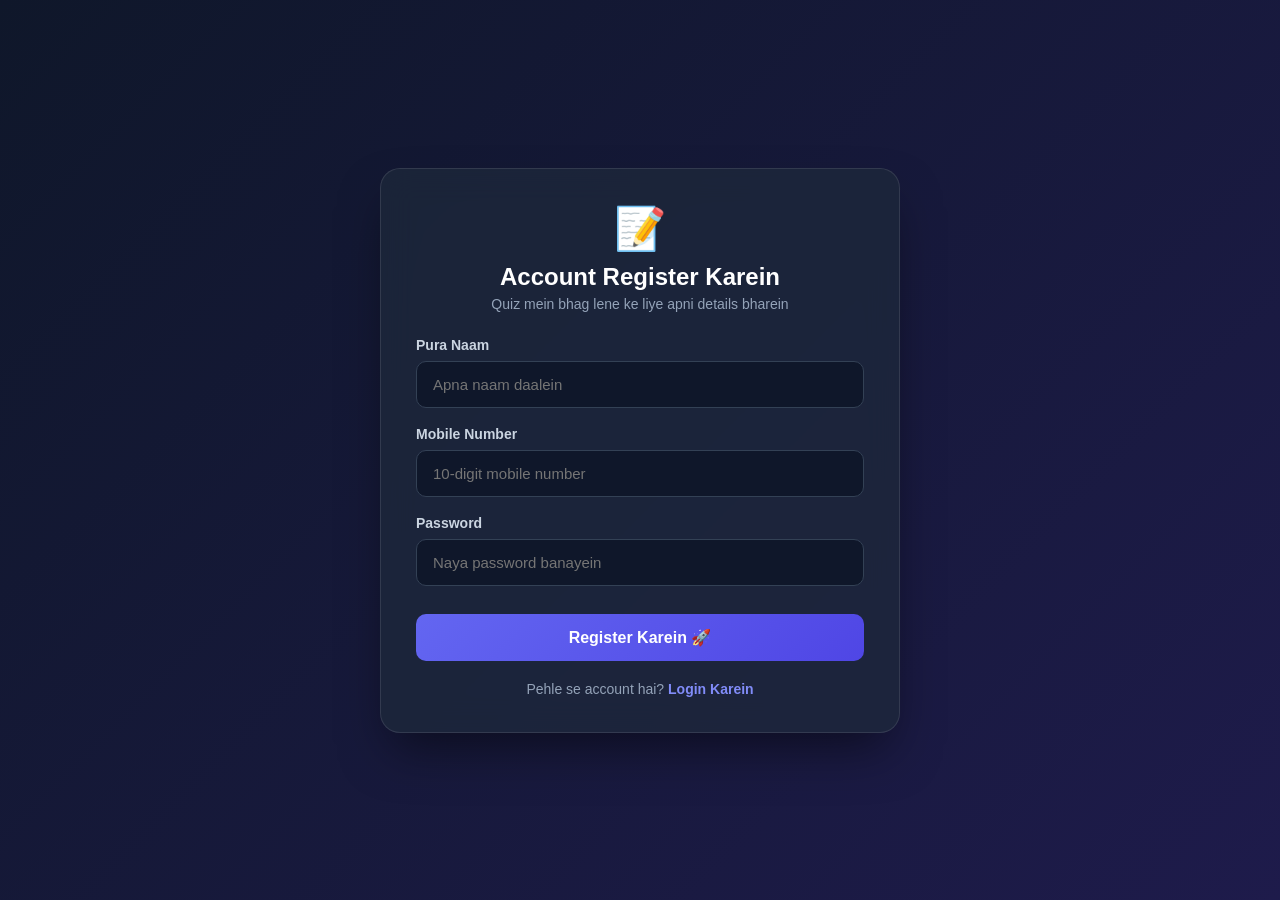
<file: index.html>
<!DOCTYPE html>
<html lang="hi">
<head>
  <meta charset="UTF-8">
  <meta name="viewport" content="width=device-width, initial-scale=1.0">
  <title>Quiz Portal | User Panel</title>
  <link rel="stylesheet" href="style.css">
</head>
<body class="user-body">

  <div class="user-wrapper">
    
    <!-- 1. Register Box -->
    <div id="register-box" class="glass-card">
      <div class="card-header">
        <span class="header-icon">📝</span>
        <h2>Account Register Karein</h2>
        <p>Quiz mein bhag lene ke liye apni details bharein</p>
      </div>

      <div class="form-group">
        <label>Pura Naam</label>
        <input type="text" id="reg-name" placeholder="Apna naam daalein">
      </div>
      <div class="form-group">
        <label>Mobile Number</label>
        <input type="tel" id="reg-mobile" placeholder="10-digit mobile number" maxlength="10">
      </div>
      <div class="form-group">
        <label>Password</label>
        <input type="password" id="reg-pass" placeholder="Naya password banayein">
      </div>

      <button onclick="registerUser()" class="btn-primary">Register Karein 🚀</button>
      <p class="switch-auth">Pehle se account hai? <a href="#" onclick="showLogin()">Login Karein</a></p>
    </div>

    <!-- 2. Login Box -->
    <div id="login-box" class="glass-card" style="display: none;">
      <div class="card-header">
        <span class="header-icon">🔐</span>
        <h2>User Login</h2>
        <p>Apna mobile number aur password daalein</p>
      </div>

      <div class="form-group">
        <label>Mobile Number</label>
        <input type="tel" id="login-mobile" placeholder="Registered mobile number" maxlength="10">
      </div>
      <div class="form-group">
        <label>Password</label>
        <input type="password" id="login-pass" placeholder="Apna password daalein">
      </div>

      <button onclick="loginUser()" class="btn-primary">Login & Start Quiz ⚡</button>
      <p class="switch-auth">Naya account banayein? <a href="#" onclick="showRegister()">Register Karein</a></p>
    </div>

    <!-- 3. Active Quiz Box (Timer, Options & Next Button) -->
    <div id="quiz-box" class="glass-card quiz-card" style="display: none;">
      <div class="quiz-topbar">
        <span id="question-count" class="badge-count">Question 1 of 5</span>
        <span id="timer-text" class="badge-timer">⏱️ Time: 15s</span>
      </div>

      <div class="question-container">
        <h2 id="question-text">Loading question...</h2>
      </div>

      <div id="options-container" class="options-grid"></div>

      <!-- Next Question Button (Initially Hidden) -->
      <button id="next-btn" onclick="nextQuestion()" class="btn-primary" style="display: none; margin-top: 20px;">Agle Question par Jayein ➡️</button>
    </div>

    <!-- 4. Result Box (Score & Detailed Review Section) -->
    <div id="result-box" class="glass-card result-card" style="display: none;">
      <div class="card-header">
        <span class="header-icon">🏆</span>
        <h2>Quiz Result</h2>
      </div>

      <div class="result-details">
        <p id="user-display-name" class="res-user"></p>
        <p id="user-display-mobile" class="res-mobile"></p>
        <div class="score-circle">
          <span id="score-text">0 / 0</span>
        </div>
      </div>

      <!-- Question Review Container (script.js se dynamically manage hoga) -->
      <div id="quiz-review-section" style="margin-top: 20px; text-align: left; max-height: 250px; overflow-y: auto; display: flex; flex-direction: column; gap: 10px;"></div>

      <button onclick="location.reload()" class="btn-primary" style="margin-top: 20px;">Dobara Attempt Karein 🔄</button>
    </div>

  </div>

  <script src="script.js"></script>
</body>
</html>
</file>
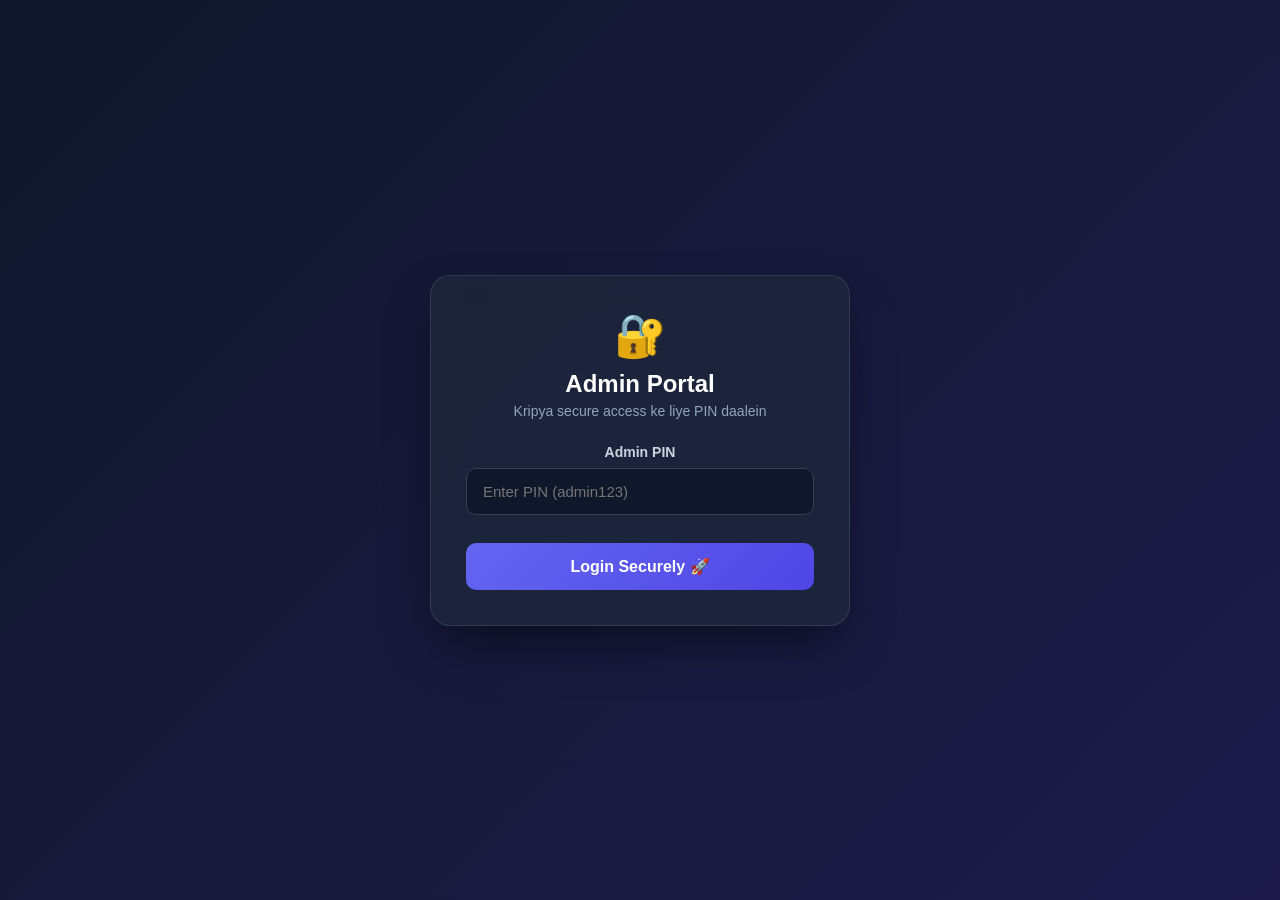
<file: admin.html>
<!DOCTYPE html>
<html lang="hi">
<head>
  <meta charset="UTF-8">
  <meta name="viewport" content="width=device-width, initial-scale=1.0">
  <title>Admin Dashboard | Pro Quiz</title>
  <link rel="stylesheet" href="style.css">
</head>
<body class="admin-body">

  <!-- 1. LOGIN SECTION -->
  <div id="login-section" class="login-wrapper">
    <div class="login-card glass-card">
      <div class="card-header">
        <span class="header-icon">🔐</span>
        <h2>Admin Portal</h2>
        <p>Kripya secure access ke liye PIN daalein</p>
      </div>
      <div class="form-group">
        <label>Admin PIN</label>
        <input type="password" id="admin-pass" placeholder="Enter PIN (admin123)">
      </div>
      <button onclick="checkPassword()" class="btn-primary">Login Securely 🚀</button>
      <p id="error-msg" class="error-text" style="display: none; color: #fca5a5; font-size: 13px; text-align: center; margin-top: 12px;">Galat Password! Dobara koshish karein.</p>
    </div>
  </div>

  <!-- 2. ADVANCED DASHBOARD SECTION -->
  <div id="admin-dashboard" class="dashboard-container" style="display: none;">
    
    <!-- Sidebar Navigation -->
    <aside class="sidebar">
      <div class="sidebar-brand">⚡ QuizMaster Pro</div>
      <ul class="sidebar-menu">
        <li class="active">📊 Dashboard</li>
      </ul>
      <div class="sidebar-footer">
        <button onclick="logoutAdmin()" class="btn-logout">🚪 Logout</button>
      </div>
    </aside>

    <!-- Main Content Area -->
    <main class="main-content">
      <header class="topbar">
        <h2>Admin Control Center</h2>
        <div class="admin-badge">Admin Online 🟢</div>
      </header>

      <!-- Stats Grid Cards -->
      <div class="stats-grid">
        <div class="stat-card">
          <h3>Total Questions</h3>
          <p id="total-q-count">0</p>
        </div>
        <div class="stat-card">
          <h3>Registered Users</h3>
          <p id="total-user-count">0</p>
        </div>
        <div class="stat-card">
          <h3>System Status</h3>
          <p class="status-active" style="color: #4ade80; font-size: 18px; margin-top: 5px;">Active & Synced</p>
        </div>
      </div>

      <!-- Add Question Form Card -->
      <div class="glass-card admin-form-card">
        <h3>✨ Naya Question Add Karein</h3>
        <div class="form-grid" style="display: grid; grid-template-columns: 1fr 1fr; gap: 15px; margin-top: 15px;">
          <div class="form-group" style="grid-column: span 2;">
            <label>Question Text</label>
            <input type="text" id="q-text" placeholder="Jaise: Bharat ki rajdhani kya hai?">
          </div>
          <div class="form-group">
            <label>Option A</label>
            <input type="text" id="opt-0" placeholder="Option 1">
          </div>
          <div class="form-group">
            <label>Option B</label>
            <input type="text" id="opt-1" placeholder="Option 2">
          </div>
          <div class="form-group">
            <label>Option C</label>
            <input type="text" id="opt-2" placeholder="Option 3">
          </div>
          <div class="form-group">
            <label>Option D</label>
            <input type="text" id="opt-3" placeholder="Option 4">
          </div>
          <div class="form-group" style="grid-column: span 2;">
            <label>Sahi Option Select Karein</label>
            <select id="correct-opt">
              <option value="0">Option A</option>
              <option value="1">Option B</option>
              <option value="2">Option C</option>
              <option value="3">Option D</option>
            </select>
          </div>
        </div>
        <button onclick="saveQuestion()" class="btn-primary" style="margin-top: 20px;">🚀 Question Save Karein</button>
      </div>

      <!-- Bulk Upload Questions via JSON File -->
      <div class="glass-card admin-form-card" style="margin-top: 25px;">
        <h3>📁 Bulk Questions Upload (JSON File)</h3>
        <p style="color: #94a3b8; font-size: 13px; margin-top: 5px; margin-bottom: 15px;">Aap ek JSON file upload karke eka-ek kayi saare questions add kar sakte hain.</p>
        <div class="form-group">
          <input type="file" id="quiz-file-input" accept=".json" style="padding: 10px; background: #0f172a; border: 1px solid #334155; border-radius: 8px; color: #fff;">
        </div>
        <button onclick="uploadQuizFile()" class="btn-primary" style="background: linear-gradient(135deg, #22c55e 0%, #16a34a 100%); margin-top: 10px;">📂 File Upload & Save Karein</button>
      </div>

      <!-- Manage Questions Section -->
      <div class="glass-card admin-list-card" style="margin-top: 25px;">
        <h3>📋 Existing Questions Manage Karein</h3>
        <div id="admin-questions-list" style="margin-top: 15px; display: flex; flex-direction: column; gap: 10px; max-height: 250px; overflow-y: auto;">
          <!-- Questions yahan dynamic load honge -->
        </div>
      </div>

      <!-- Registered Users & Performance Section -->
      <div class="glass-card admin-list-card" style="margin-top: 25px;">
        <h3>👥 Registered Users & Performance</h3>
        <div id="admin-users-list" style="margin-top: 15px; display: flex; flex-direction: column; gap: 10px; max-height: 300px; overflow-y: auto;">
          <!-- Users aur unka performance yahan load hoga -->
        </div>
      </div>

    </main>
  </div>

  <script src="script.js"></script>
</body>
</html>
</file>
<file: style.css>
/* --- Global Reset & Dark Theme Base --- */
* {
  margin: 0;
  padding: 0;
  box-sizing: border-box;
  font-family: 'Segoe UI', Tahoma, Geneva, Verdana, sans-serif;
}

body.admin-body, body.user-body {
  background: linear-gradient(135deg, #0f172a 0%, #1e1b4b 100%);
  color: #f8fafc;
  min-height: 100vh;
}

/* --- User Wrapper Layout --- */
.user-wrapper {
  display: flex;
  justify-content: center;
  align-items: center;
  min-height: 100vh;
  padding: 20px;
}

/* --- Glassmorphism Common Cards --- */
.glass-card {
  background: rgba(30, 41, 59, 0.75);
  backdrop-filter: blur(16px);
  -webkit-backdrop-filter: blur(16px);
  border: 1px solid rgba(255, 255, 255, 0.1);
  padding: 35px;
  border-radius: 20px;
  width: 100%;
  max-width: 520px;
  box-shadow: 0 25px 50px -12px rgba(0, 0, 0, 0.5);
  transition: all 0.3s ease;
}

.quiz-card {
  max-width: 650px;
}

/* --- Card Header --- */
.card-header {
  text-align: center;
  margin-bottom: 25px;
}

.header-icon {
  font-size: 42px;
  display: block;
  margin-bottom: 10px;
}

.card-header h2 {
  font-size: 24px;
  color: #fff;
  font-weight: 700;
}

.card-header p {
  color: #94a3b8;
  font-size: 14px;
  margin-top: 5px;
}

/* --- Form Styling --- */
.form-group {
  margin-bottom: 18px;
  display: flex;
  flex-direction: column;
  gap: 8px;
}

.form-group label {
  font-size: 14px;
  color: #cbd5e1;
  font-weight: 600;
}

.form-group input, .form-group select {
  width: 100%;
  padding: 14px 16px;
  background: #0f172a;
  border: 1px solid #334155;
  border-radius: 10px;
  color: #fff;
  font-size: 15px;
  outline: none;
  transition: border-color 0.2s;
}

.form-group input:focus, .form-group select:focus {
  border-color: #6366f1;
  box-shadow: 0 0 0 3px rgba(99, 102, 241, 0.2);
}

/* --- Buttons --- */
.btn-primary {
  width: 100%;
  padding: 14px;
  background: linear-gradient(135deg, #6366f1 0%, #4f46e5 100%);
  color: white;
  border: none;
  border-radius: 10px;
  font-weight: 700;
  font-size: 16px;
  cursor: pointer;
  margin-top: 10px;
  transition: transform 0.2s, box-shadow 0.2s;
}

.btn-primary:hover {
  transform: translateY(-2px);
  box-shadow: 0 10px 20px -5px rgba(99, 102, 241, 0.4);
}

.switch-auth {
  text-align: center;
  font-size: 14px;
  color: #94a3b8;
  margin-top: 20px;
}

.switch-auth a {
  color: #818cf8;
  text-decoration: none;
  font-weight: 600;
}

.switch-auth a:hover {
  text-decoration: underline;
}

/* --- Quiz Active Top Bar --- */
.quiz-topbar {
  display: flex;
  justify-content: space-between;
  align-items: center;
  margin-bottom: 25px;
}

.badge-count {
  background: rgba(99, 102, 241, 0.2);
  color: #a5b4fc;
  border: 1px solid rgba(99, 102, 241, 0.4);
  padding: 6px 14px;
  border-radius: 20px;
  font-size: 13px;
  font-weight: 600;
}

.badge-timer {
  background: rgba(239, 68, 68, 0.15);
  color: #fca5a5;
  border: 1px solid rgba(239, 68, 68, 0.3);
  padding: 6px 14px;
  border-radius: 20px;
  font-size: 14px;
  font-weight: bold;
}

/* --- Question & Options Layout --- */
.question-container {
  margin-bottom: 25px;
}

.question-container h2 {
  font-size: 20px;
  line-height: 1.5;
  color: #f8fafc;
  font-weight: 600;
}

.options-grid {
  display: flex;
  flex-direction: column;
  gap: 14px;
}

.options-grid button {
  width: 100%;
  padding: 16px 20px;
  background: #1e293b;
  border: 1.5px solid #334155;
  border-radius: 12px;
  color: #e2e8f0;
  font-size: 16px;
  text-align: left;
  cursor: pointer;
  transition: all 0.2s ease;
}

.options-grid button:hover:not(:disabled) {
  background: rgba(99, 102, 241, 0.15);
  border-color: #6366f1;
  color: #fff;
  transform: translateX(4px);
}

/* --- Result Screen Design --- */
.result-card {
  text-align: center;
}

.res-user {
  font-size: 18px;
  color: #fff;
  font-weight: 600;
}

.res-mobile {
  font-size: 14px;
  color: #94a3b8;
  margin-top: 4px;
  margin-bottom: 20px;
}

.score-circle {
  background: linear-gradient(135deg, rgba(34, 197, 94, 0.2) 0%, rgba(16, 185, 129, 0.1) 100%);
  border: 2px solid #22c55e;
  width: 140px;
  height: 140px;
  border-radius: 50%;
  display: flex;
  justify-content: center;
  align-items: center;
  margin: 0 auto 25px auto;
}

.score-circle span {
  font-size: 26px;
  font-weight: bold;
  color: #4ade80;
}

/* --- Admin Dashboard Specific Layout --- */
.dashboard-container {
  display: flex;
  min-height: 100vh;
}

.sidebar {
  width: 260px;
  background: #1e293b;
  border-right: 1px solid #334155;
  display: flex;
  flex-direction: column;
  justify-content: space-between;
  padding: 25px;
}

.sidebar-brand {
  font-size: 20px;
  font-weight: bold;
  color: #818cf8;
  margin-bottom: 40px;
}

.sidebar-menu {
  list-style: none;
  display: flex;
  flex-direction: column;
  gap: 15px;
}

.sidebar-menu li {
  padding: 12px 15px;
  background: rgba(99, 102, 241, 0.1);
  border-radius: 8px;
  color: #818cf8;
  font-weight: 600;
}

.sidebar-footer {
  margin-top: auto;
}

.btn-logout {
  width: 100%;
  padding: 10px;
  background: #ef4444;
  color: white;
  border: none;
  border-radius: 8px;
  cursor: pointer;
  font-weight: bold;
  transition: opacity 0.2s;
}

.btn-logout:hover {
  opacity: 0.9;
}

.main-content {
  flex: 1;
  padding: 30px;
  overflow-y: auto;
}

.topbar {
  display: flex;
  justify-content: space-between;
  align-items: center;
  margin-bottom: 30px;
  border-bottom: 1px solid #334155;
  padding-bottom: 15px;
}

.stats-grid {
  display: grid;
  grid-template-columns: repeat(3, 1fr);
  gap: 20px;
  margin-bottom: 30px;
}

.stat-card {
  background: #1e293b;
  border: 1px solid #334155;
  padding: 20px;
  border-radius: 12px;
}

.stat-card h3 {
  font-size: 14px;
  color: #94a3b8;
  margin-bottom: 8px;
}

.stat-card p {
  font-size: 24px;
  font-weight: bold;
  color: #fff;
}

.login-wrapper {
  display: flex;
  justify-content: center;
  align-items: center;
  min-height: 100vh;
  padding: 20px;
}

.login-card {
  max-width: 420px;
  width: 100%;
  text-align: center;
}

.admin-form-card, .admin-list-card {
  max-width: 100% !important;
  margin-bottom: 20px;
}

.admin-badge {
  background: rgba(34, 197, 94, 0.15);
  color: #4ade80;
  border: 1px solid rgba(34, 197, 94, 0.3);
  padding: 6px 14px;
  border-radius: 20px;
  font-size: 13px;
  font-weight: 600;
}

/* Scrollbar styling for questions list & reviews */
#admin-questions-list::-webkit-scrollbar,
#quiz-review-section::-webkit-scrollbar {
  width: 6px;
}

#admin-questions-list::-webkit-scrollbar-thumb,
#quiz-review-section::-webkit-scrollbar-thumb {
  background: #334155;
  border-radius: 4px;
}

/* Responsive adjustments */
@media (max-width: 768px) {
  .dashboard-container {
    flex-direction: column;
  }
  .sidebar {
    width: 100%;
    padding: 15px;
  }
  .stats-grid {
    grid-template-columns: 1fr;
  }
}
</file>
